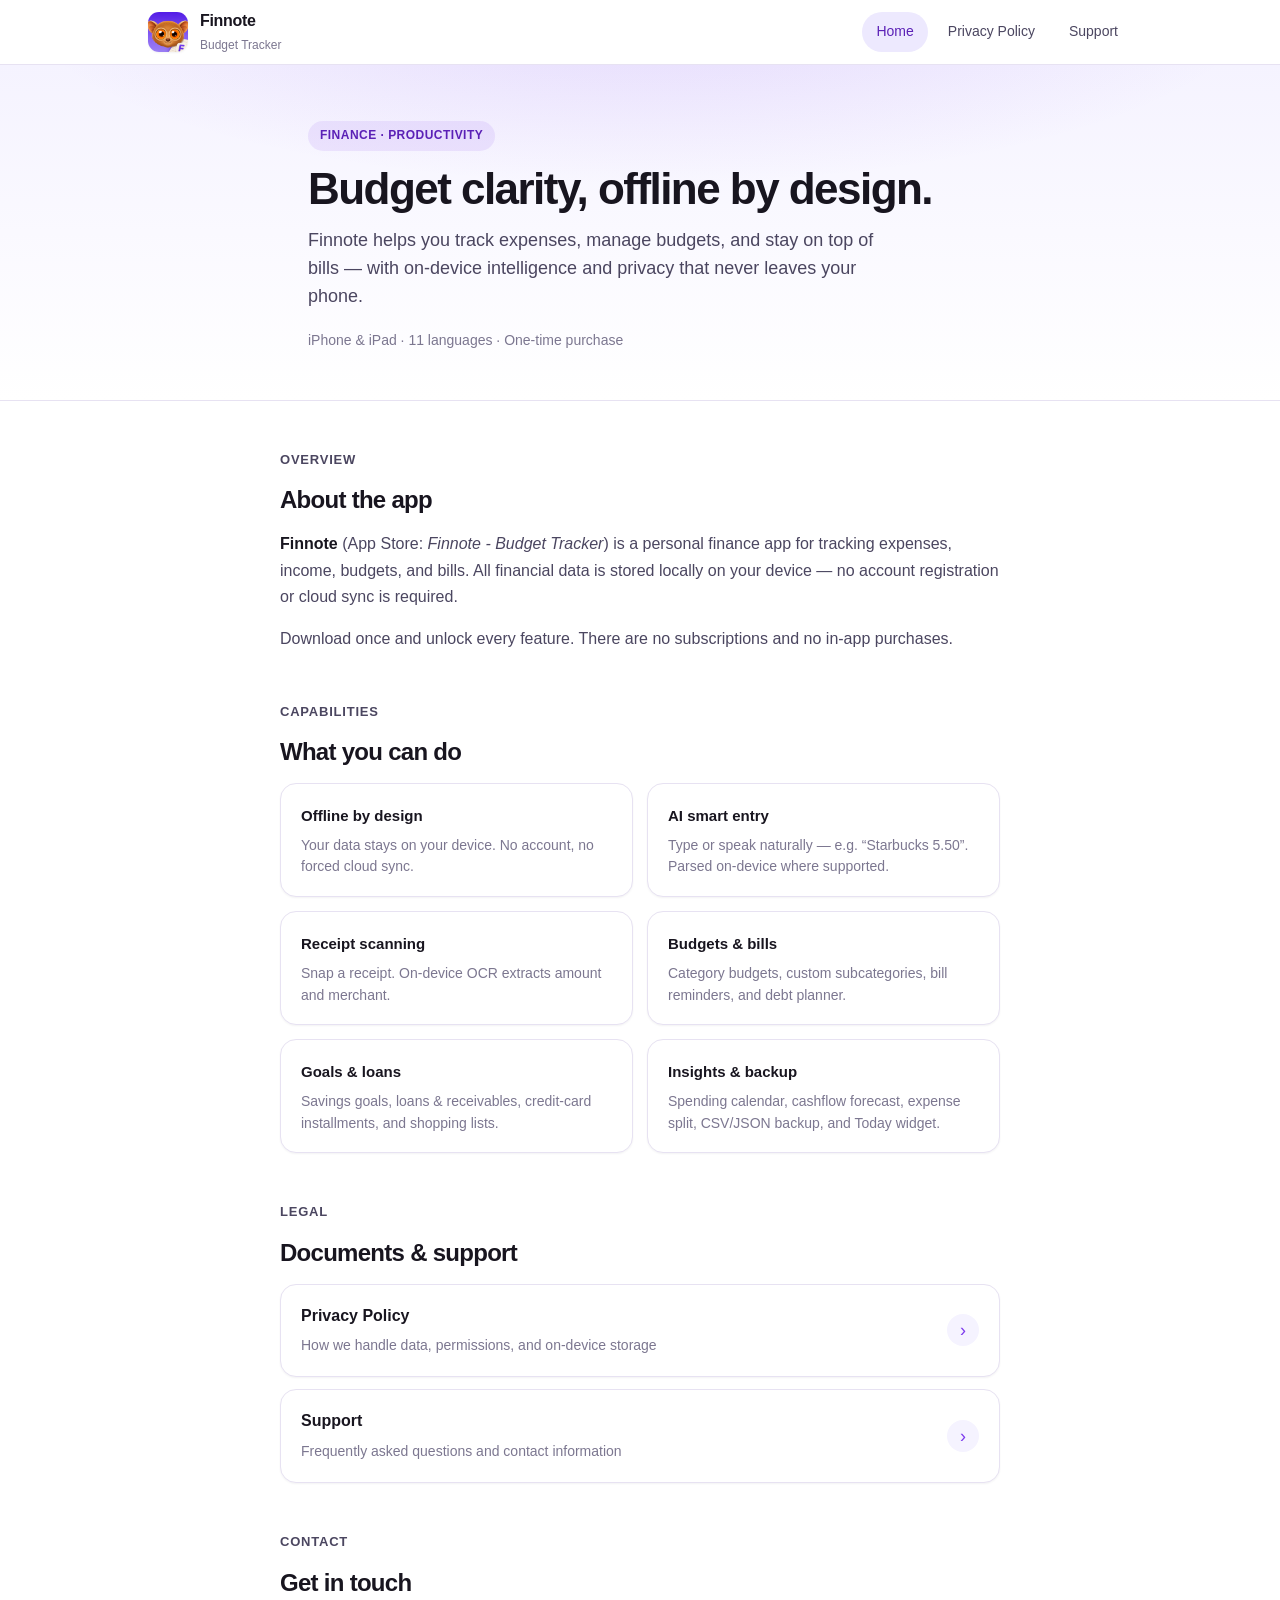
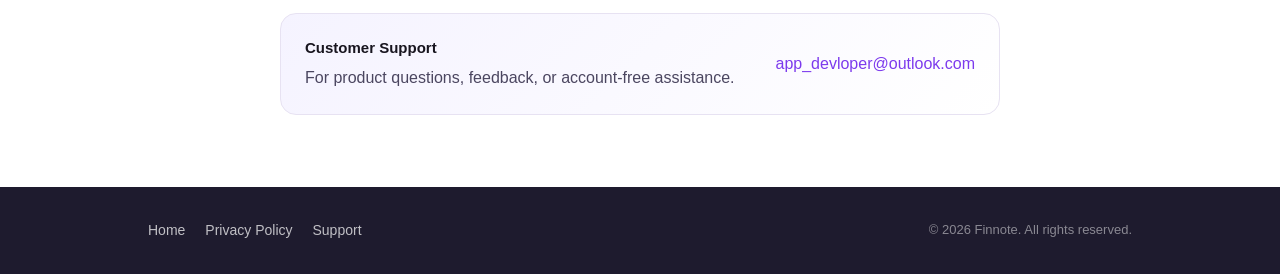
<file: index.html>
<!DOCTYPE html>
<html lang="en">
<head>
  <meta charset="UTF-8">
  <meta name="viewport" content="width=device-width, initial-scale=1.0">
  <title>Finnote — Budget Tracker</title>
  <meta name="description" content="Finnote is an offline-first budget tracker with AI entry, receipt scan, savings goals, and a home-screen widget. One-time purchase — no subscription.">
  <link rel="icon" type="image/png" sizes="32x32" href="assets/favicon-32.png">
  <link rel="icon" type="image/png" sizes="16x16" href="assets/favicon-16.png">
  <link rel="shortcut icon" href="assets/favicon.png">
  <link rel="apple-touch-icon" href="assets/apple-touch-icon.png">
  <meta name="theme-color" content="#7C3AED">
  <link rel="stylesheet" href="assets/style.css">
</head>
<body>
  <div class="page">
    <header class="site-header">
      <div class="header-inner">
        <a class="brand" href="index.html">
          <img class="brand-logo" src="assets/app-icon.png" width="40" height="40" alt="Finnote">
          <span>
            <span class="brand-title">Finnote</span>
            <span class="brand-sub">Budget Tracker</span>
          </span>
        </a>
        <nav class="site-nav">
          <a href="index.html" class="active">Home</a>
          <a href="privacy.html">Privacy Policy</a>
          <a href="support.html">Support</a>
        </nav>
      </div>
    </header>

    <section class="hero">
      <div class="hero-inner">
        <span class="hero-kicker">Finance · Productivity</span>
        <h1>Budget clarity, offline by design.</h1>
        <p class="hero-lead">
          Finnote helps you track expenses, manage budgets, and stay on top of bills —
          with on-device intelligence and privacy that never leaves your phone.
        </p>
        <p class="hero-meta">iPhone &amp; iPad · 11 languages · One-time purchase</p>
      </div>
    </section>

    <main class="main">
      <div class="container main-body">
        <section class="section">
          <p class="section-title">Overview</p>
          <h2>About the app</h2>
          <div class="prose-block">
            <p>
              <strong>Finnote</strong> (App Store: <em>Finnote - Budget Tracker</em>) is a personal finance app
              for tracking expenses, income, budgets, and bills. All financial data is stored locally on
              your device — no account registration or cloud sync is required.
            </p>
          </div>
          <div class="prose-block">
            <p>
              Download once and unlock every feature. There are no subscriptions and no in-app purchases.
            </p>
          </div>
        </section>

        <section class="section">
          <p class="section-title">Capabilities</p>
          <h2>What you can do</h2>
          <div class="feature-grid">
            <article class="feature-card">
              <h3>Offline by design</h3>
              <p>Your data stays on your device. No account, no forced cloud sync.</p>
            </article>
            <article class="feature-card">
              <h3>AI smart entry</h3>
              <p>Type or speak naturally — e.g. “Starbucks 5.50”. Parsed on-device where supported.</p>
            </article>
            <article class="feature-card">
              <h3>Receipt scanning</h3>
              <p>Snap a receipt. On-device OCR extracts amount and merchant.</p>
            </article>
            <article class="feature-card">
              <h3>Budgets &amp; bills</h3>
              <p>Category budgets, custom subcategories, bill reminders, and debt planner.</p>
            </article>
            <article class="feature-card">
              <h3>Goals &amp; loans</h3>
              <p>Savings goals, loans &amp; receivables, credit-card installments, and shopping lists.</p>
            </article>
            <article class="feature-card">
              <h3>Insights &amp; backup</h3>
              <p>Spending calendar, cashflow forecast, expense split, CSV/JSON backup, and Today widget.</p>
            </article>
          </div>
        </section>

        <section class="section">
          <p class="section-title">Legal</p>
          <h2>Documents &amp; support</h2>
          <div class="resource-list">
            <a class="resource-link" href="privacy.html">
              <span class="info">
                <strong>Privacy Policy</strong>
                <span>How we handle data, permissions, and on-device storage</span>
              </span>
              <span class="arrow" aria-hidden="true">›</span>
            </a>
            <a class="resource-link" href="support.html">
              <span class="info">
                <strong>Support</strong>
                <span>Frequently asked questions and contact information</span>
              </span>
              <span class="arrow" aria-hidden="true">›</span>
            </a>
          </div>
        </section>

        <section class="section">
          <p class="section-title">Contact</p>
          <h2>Get in touch</h2>
          <div class="contact-card">
            <p>
              <strong>Customer Support</strong>
              For product questions, feedback, or account-free assistance.
            </p>
            <p><a href="mailto:app_devloper@outlook.com">app_devloper@outlook.com</a></p>
          </div>
        </section>
      </div>
    </main>

    <footer class="site-footer">
      <div class="footer-inner">
        <nav class="footer-nav">
          <a href="index.html">Home</a>
          <a href="privacy.html">Privacy Policy</a>
          <a href="support.html">Support</a>
        </nav>
        <p class="footer-copy">© 2026 Finnote. All rights reserved.</p>
      </div>
    </footer>
  </div>
</body>
</html>
</file>
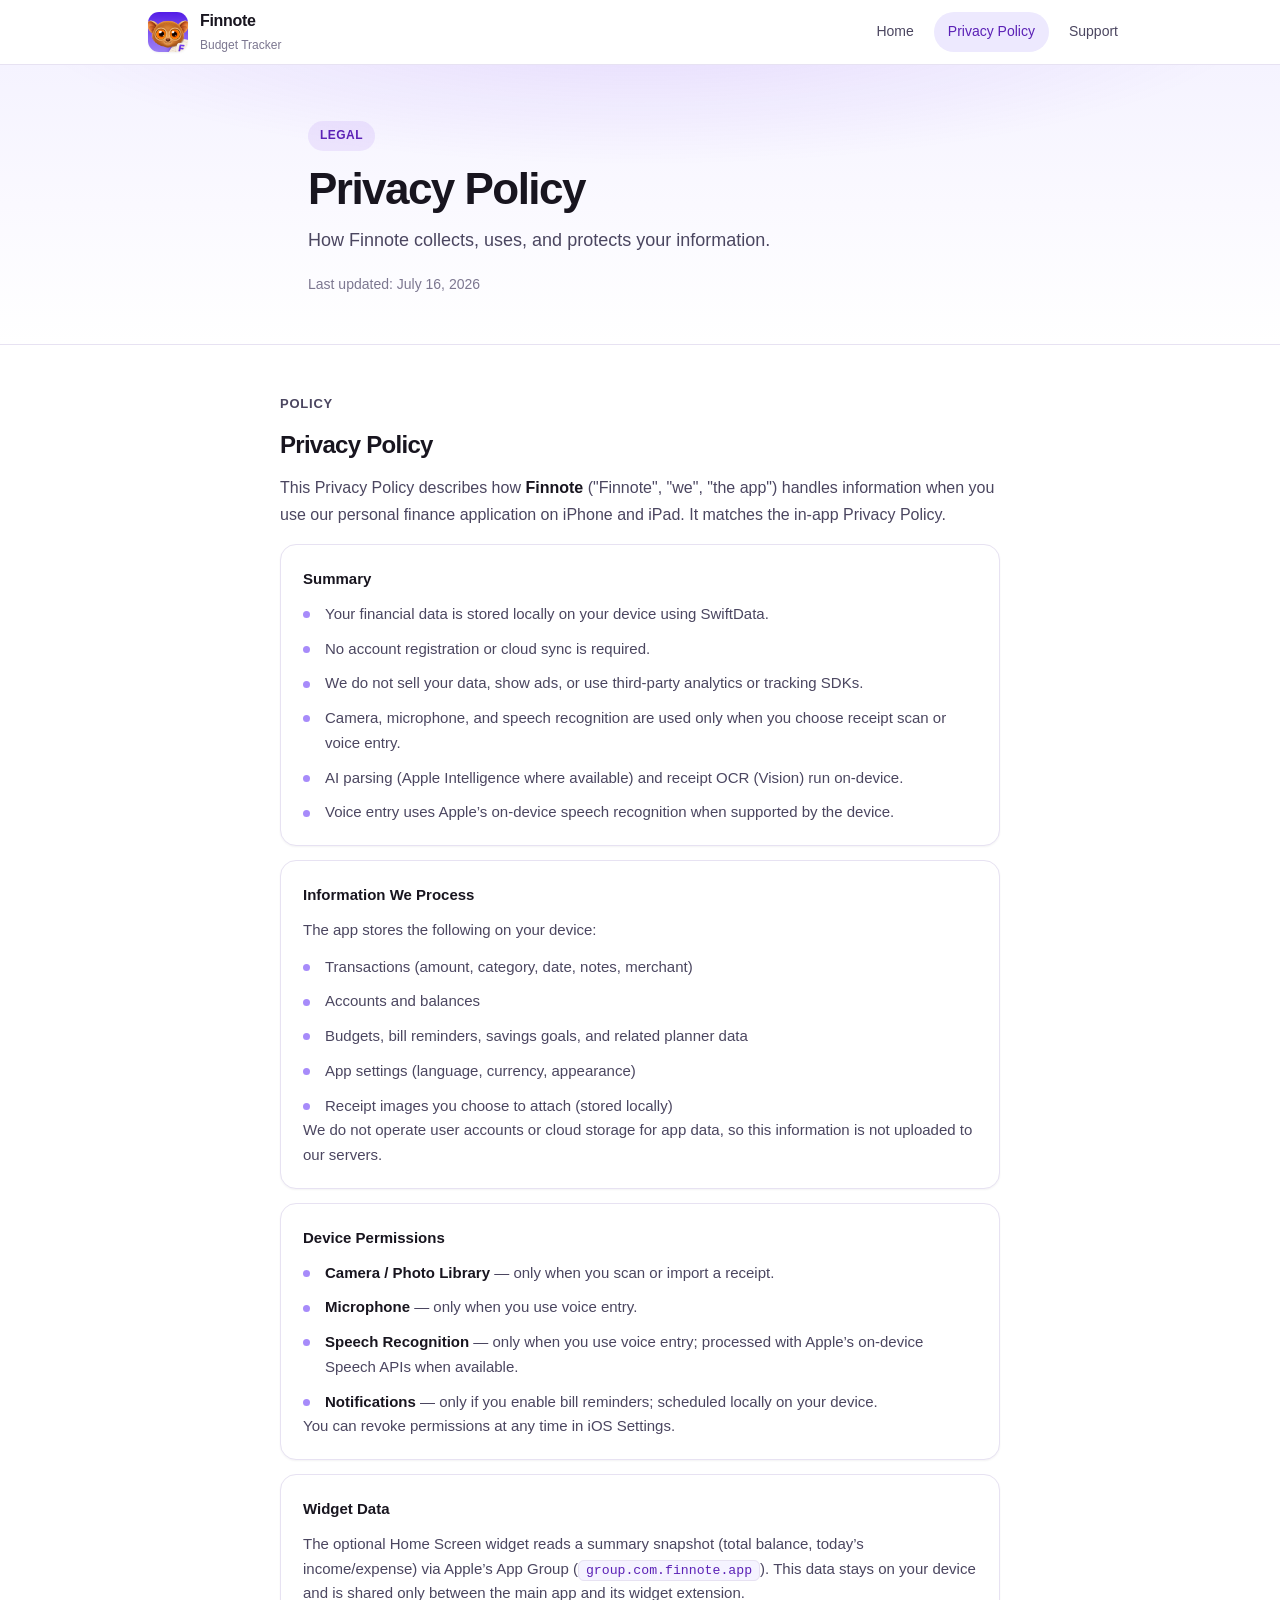
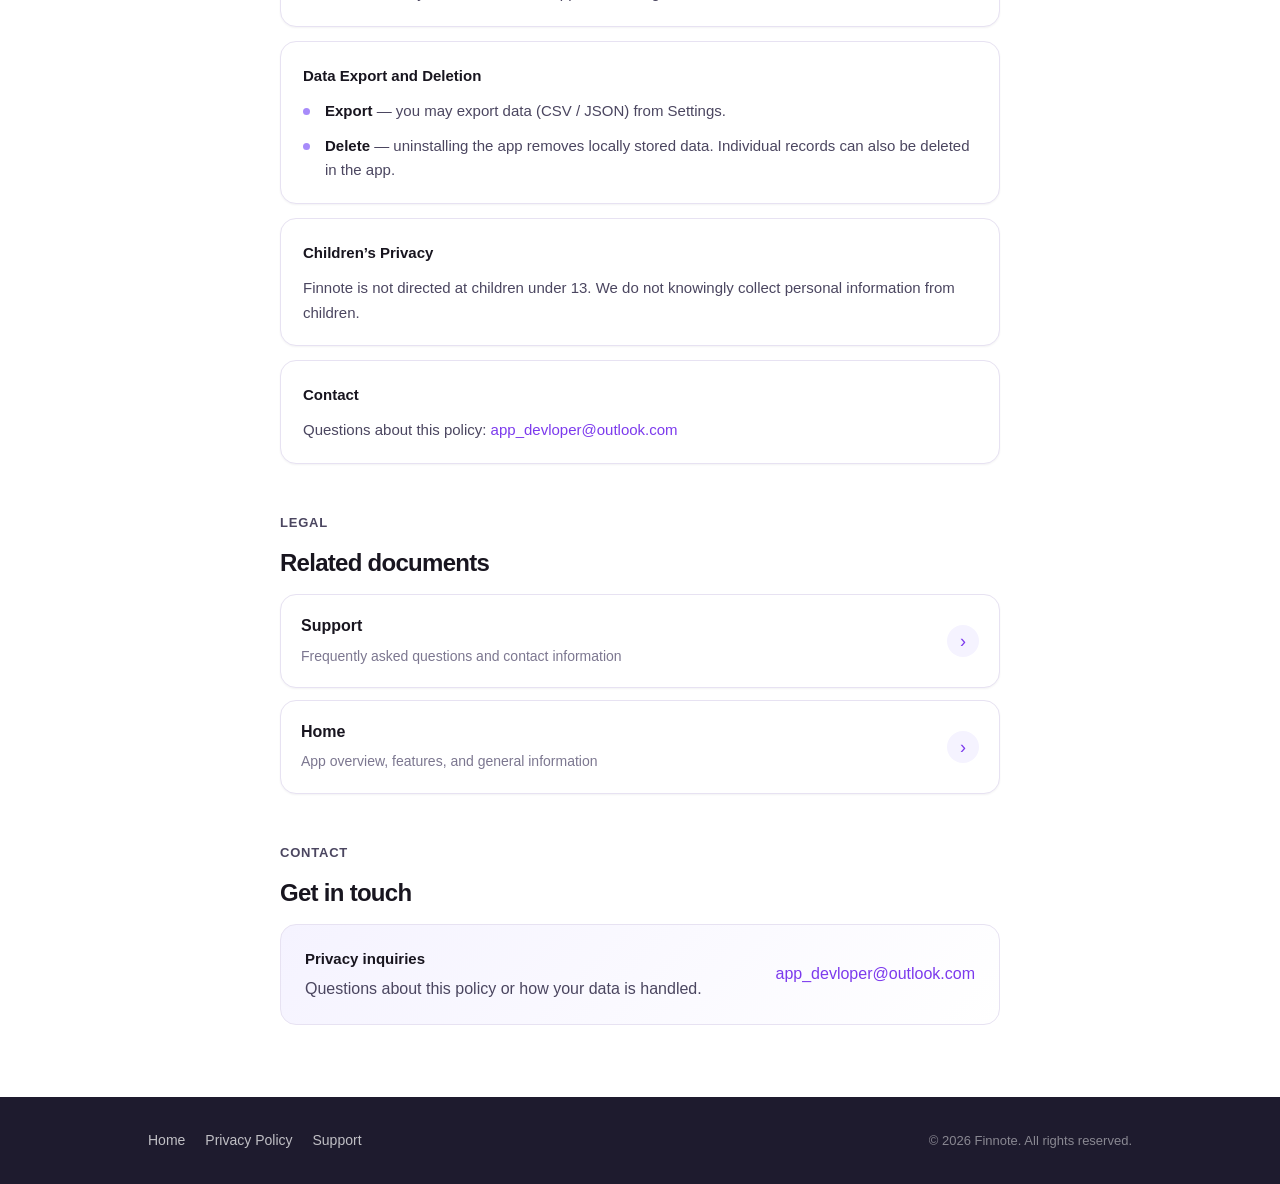
<file: privacy.html>
<!DOCTYPE html>
<html lang="en">
<head>
  <meta charset="UTF-8">
  <meta name="viewport" content="width=device-width, initial-scale=1.0">
  <title>Privacy Policy — Finnote</title>
  <meta name="description" content="Privacy Policy for Finnote - Budget Tracker, an offline-first personal finance app.">
  <link rel="icon" type="image/png" sizes="32x32" href="assets/favicon-32.png">
  <link rel="icon" type="image/png" sizes="16x16" href="assets/favicon-16.png">
  <link rel="shortcut icon" href="assets/favicon.png">
  <link rel="apple-touch-icon" href="assets/apple-touch-icon.png">
  <meta name="theme-color" content="#7C3AED">
  <link rel="stylesheet" href="assets/style.css">
</head>
<body>
  <div class="page">
    <header class="site-header">
      <div class="header-inner">
        <a class="brand" href="index.html">
          <img class="brand-logo" src="assets/app-icon.png" width="40" height="40" alt="Finnote">
          <span>
            <span class="brand-title">Finnote</span>
            <span class="brand-sub">Budget Tracker</span>
          </span>
        </a>
        <nav class="site-nav">
          <a href="index.html">Home</a>
          <a href="privacy.html" class="active">Privacy Policy</a>
          <a href="support.html">Support</a>
        </nav>
      </div>
    </header>

    <section class="hero">
      <div class="hero-inner">
        <span class="hero-kicker">Legal</span>
        <h1>Privacy Policy</h1>
        <p class="hero-lead">How Finnote collects, uses, and protects your information.</p>
        <p class="hero-meta">Last updated: July 16, 2026</p>
      </div>
    </section>

    <main class="main">
      <div class="container main-body">
        <section class="section">
          <p class="section-title">Policy</p>
          <h2>Privacy Policy</h2>
          <div class="prose-block">
            <p>
              This Privacy Policy describes how <strong>Finnote</strong> ("Finnote", "we", "the app")
              handles information when you use our personal finance application on iPhone and iPad.
              It matches the in-app Privacy Policy.
            </p>
          </div>
          <div class="content-stack">
            <article class="content-card">
              <h3>Summary</h3>
              <ul>
                <li>Your financial data is stored locally on your device using SwiftData.</li>
                <li>No account registration or cloud sync is required.</li>
                <li>We do not sell your data, show ads, or use third-party analytics or tracking SDKs.</li>
                <li>Camera, microphone, and speech recognition are used only when you choose receipt scan or voice entry.</li>
                <li>AI parsing (Apple Intelligence where available) and receipt OCR (Vision) run on-device.</li>
                <li>Voice entry uses Apple’s on-device speech recognition when supported by the device.</li>
              </ul>
            </article>
            <article class="content-card">
              <h3>Information We Process</h3>
              <p>The app stores the following on your device:</p>
              <ul>
                <li>Transactions (amount, category, date, notes, merchant)</li>
                <li>Accounts and balances</li>
                <li>Budgets, bill reminders, savings goals, and related planner data</li>
                <li>App settings (language, currency, appearance)</li>
                <li>Receipt images you choose to attach (stored locally)</li>
              </ul>
              <p>We do not operate user accounts or cloud storage for app data, so this information is not uploaded to our servers.</p>
            </article>
            <article class="content-card">
              <h3>Device Permissions</h3>
              <ul>
                <li><strong>Camera / Photo Library</strong> — only when you scan or import a receipt.</li>
                <li><strong>Microphone</strong> — only when you use voice entry.</li>
                <li><strong>Speech Recognition</strong> — only when you use voice entry; processed with Apple’s on-device Speech APIs when available.</li>
                <li><strong>Notifications</strong> — only if you enable bill reminders; scheduled locally on your device.</li>
              </ul>
              <p>You can revoke permissions at any time in iOS Settings.</p>
            </article>
            <article class="content-card">
              <h3>Widget Data</h3>
              <p>
                The optional Home Screen widget reads a summary snapshot (total balance, today’s income/expense)
                via Apple’s App Group (<code>group.com.finnote.app</code>). This data stays on your device and is shared
                only between the main app and its widget extension.
              </p>
            </article>
            <article class="content-card">
              <h3>Data Export and Deletion</h3>
              <ul>
                <li><strong>Export</strong> — you may export data (CSV / JSON) from Settings.</li>
                <li><strong>Delete</strong> — uninstalling the app removes locally stored data. Individual records can also be deleted in the app.</li>
              </ul>
            </article>
            <article class="content-card">
              <h3>Children’s Privacy</h3>
              <p>Finnote is not directed at children under 13. We do not knowingly collect personal information from children.</p>
            </article>
            <article class="content-card">
              <h3>Contact</h3>
              <p>Questions about this policy: <a href="mailto:app_devloper@outlook.com">app_devloper@outlook.com</a></p>
            </article>
          </div>
        </section>

        <section class="section">
          <p class="section-title">Legal</p>
          <h2>Related documents</h2>
          <div class="resource-list">
            <a class="resource-link" href="support.html">
              <span class="info">
                <strong>Support</strong>
                <span>Frequently asked questions and contact information</span>
              </span>
              <span class="arrow" aria-hidden="true">›</span>
            </a>
            <a class="resource-link" href="index.html">
              <span class="info">
                <strong>Home</strong>
                <span>App overview, features, and general information</span>
              </span>
              <span class="arrow" aria-hidden="true">›</span>
            </a>
          </div>
        </section>

        <section class="section">
          <p class="section-title">Contact</p>
          <h2>Get in touch</h2>
          <div class="contact-card">
            <p>
              <strong>Privacy inquiries</strong>
              Questions about this policy or how your data is handled.
            </p>
            <p><a href="mailto:app_devloper@outlook.com">app_devloper@outlook.com</a></p>
          </div>
        </section>
      </div>
    </main>

    <footer class="site-footer">
      <div class="footer-inner">
        <nav class="footer-nav">
          <a href="index.html">Home</a>
          <a href="privacy.html">Privacy Policy</a>
          <a href="support.html">Support</a>
        </nav>
        <p class="footer-copy">© 2026 Finnote. All rights reserved.</p>
      </div>
    </footer>
  </div>
</body>
</html>
</file>
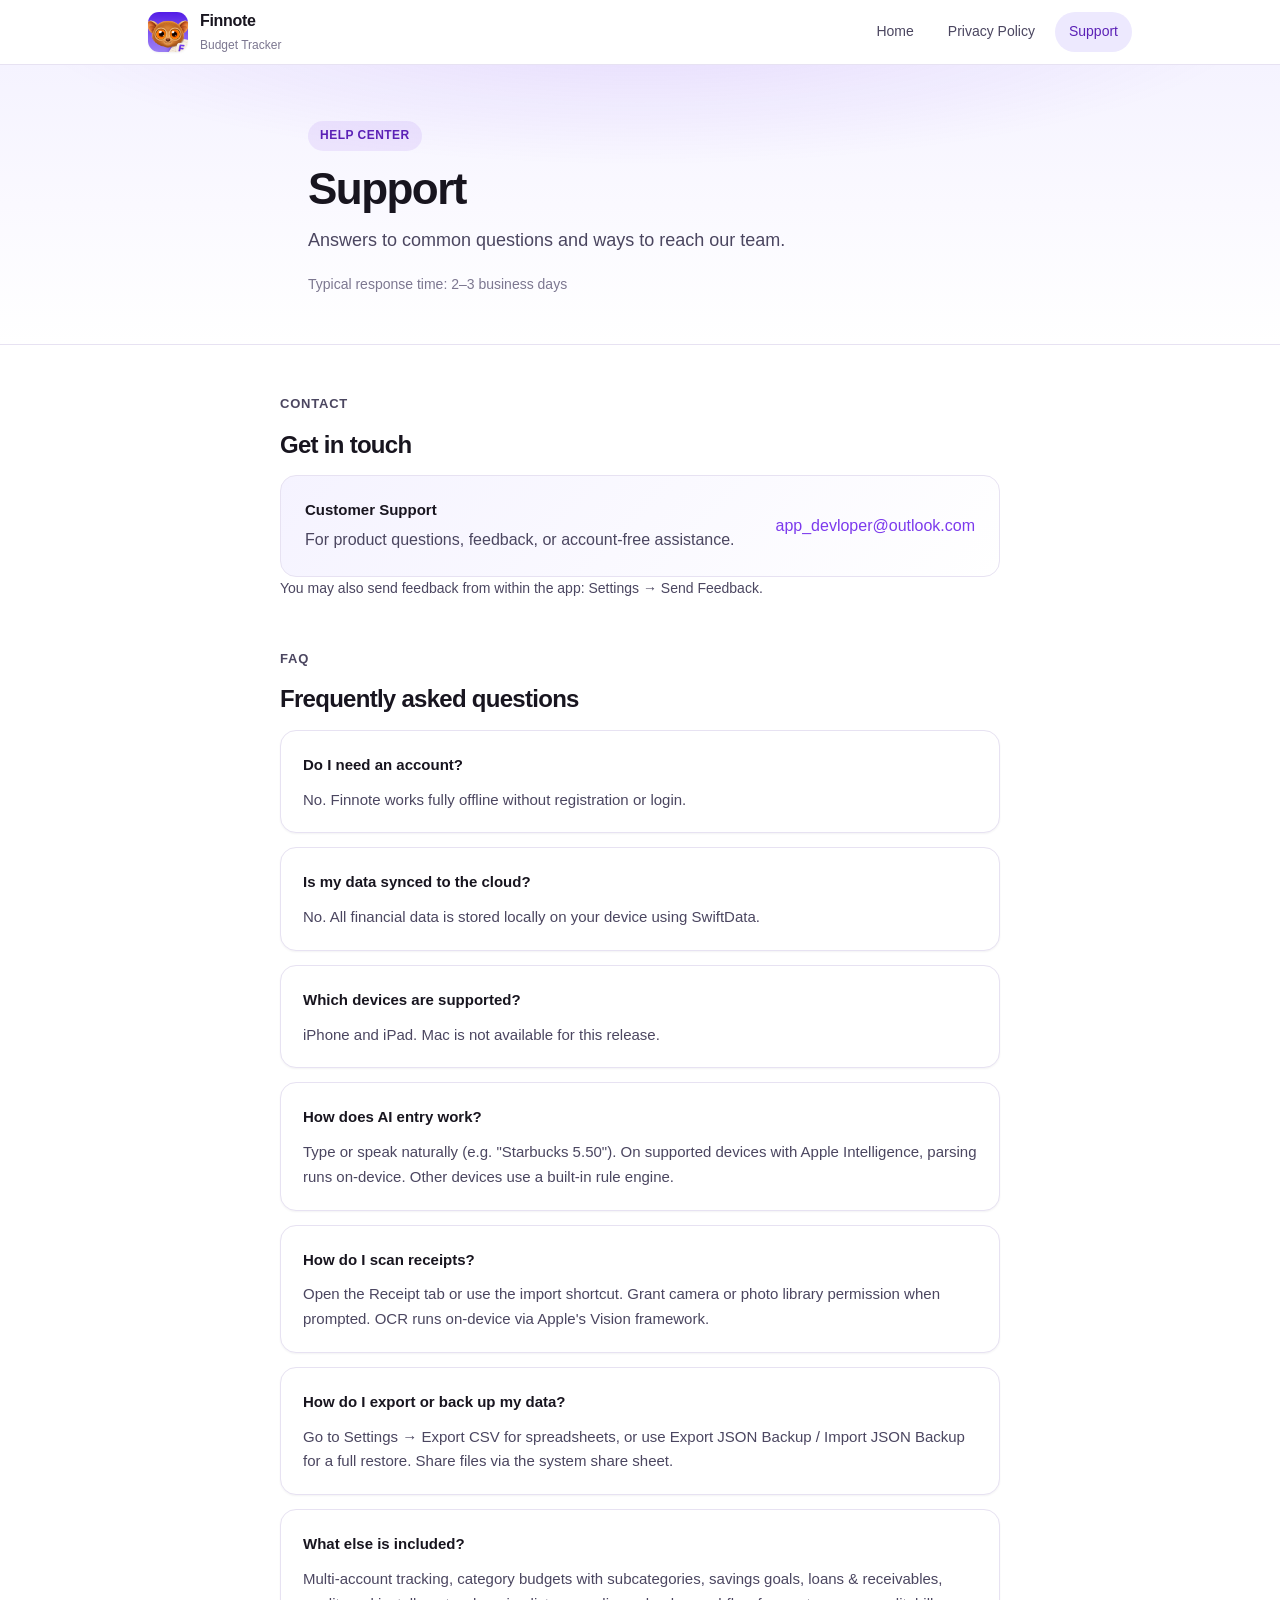
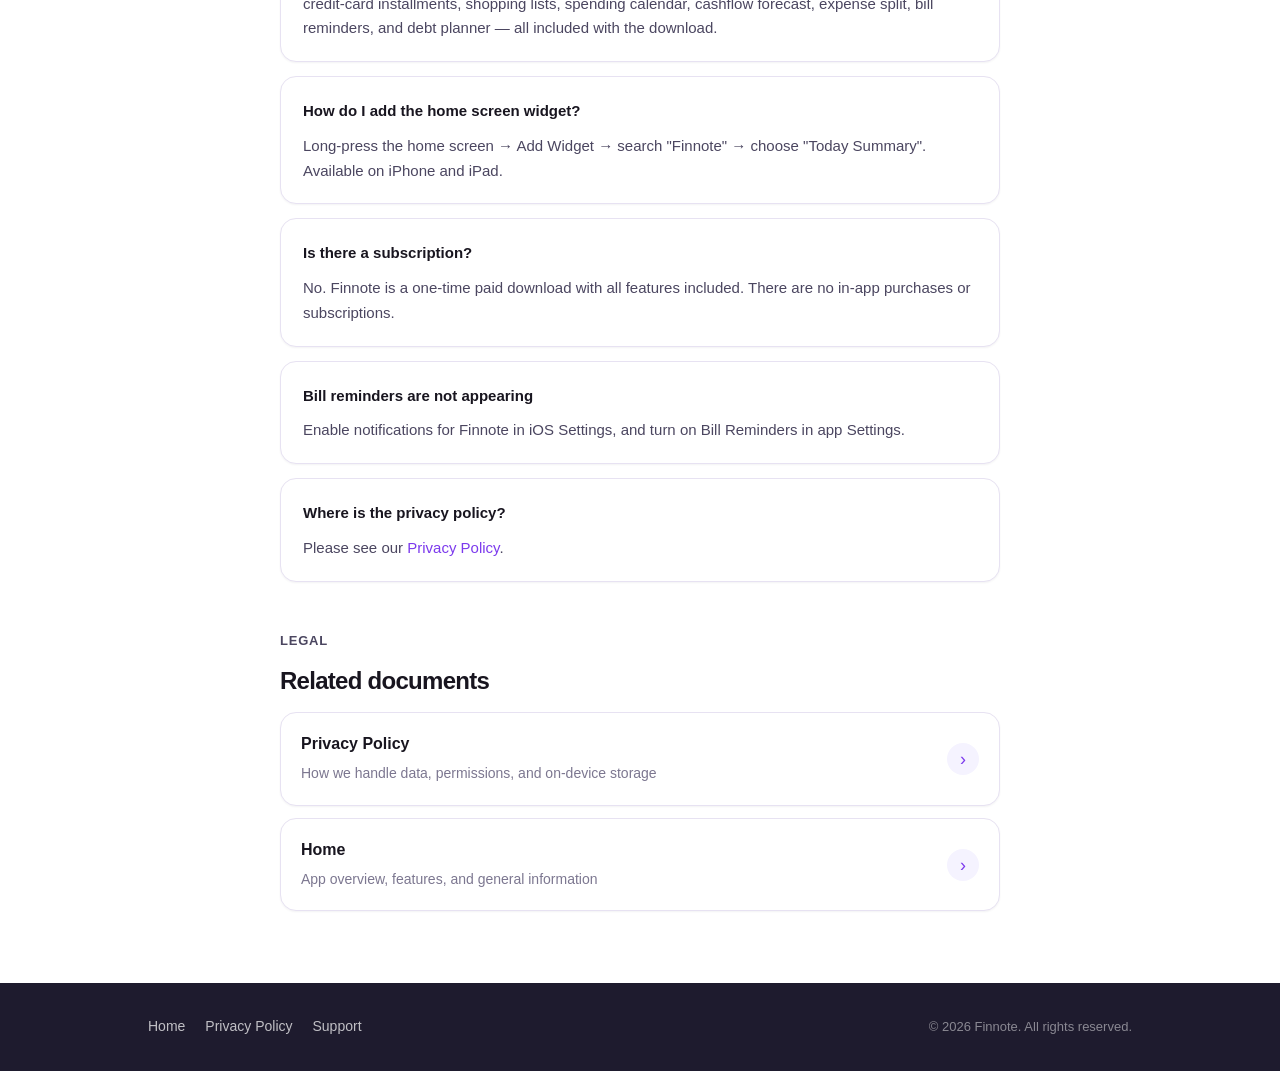
<file: support.html>
<!DOCTYPE html>
<html lang="en">
<head>
  <meta charset="UTF-8">
  <meta name="viewport" content="width=device-width, initial-scale=1.0">
  <title>Support — Finnote</title>
  <meta name="description" content="Support and FAQ for Finnote - Budget Tracker.">
  <link rel="icon" type="image/png" sizes="32x32" href="assets/favicon-32.png">
  <link rel="icon" type="image/png" sizes="16x16" href="assets/favicon-16.png">
  <link rel="shortcut icon" href="assets/favicon.png">
  <link rel="apple-touch-icon" href="assets/apple-touch-icon.png">
  <meta name="theme-color" content="#7C3AED">
  <link rel="stylesheet" href="assets/style.css">
</head>
<body>
  <div class="page">
    <header class="site-header">
      <div class="header-inner">
        <a class="brand" href="index.html">
          <img class="brand-logo" src="assets/app-icon.png" width="40" height="40" alt="Finnote">
          <span>
            <span class="brand-title">Finnote</span>
            <span class="brand-sub">Budget Tracker</span>
          </span>
        </a>
        <nav class="site-nav">
          <a href="index.html">Home</a>
          <a href="privacy.html">Privacy Policy</a>
          <a href="support.html" class="active">Support</a>
        </nav>
      </div>
    </header>

    <section class="hero">
      <div class="hero-inner">
        <span class="hero-kicker">Help Center</span>
        <h1>Support</h1>
        <p class="hero-lead">Answers to common questions and ways to reach our team.</p>
        <p class="hero-meta">Typical response time: 2–3 business days</p>
      </div>
    </section>

    <main class="main">
      <div class="container main-body">
        <section class="section">
          <p class="section-title">Contact</p>
          <h2>Get in touch</h2>
          <div class="contact-card">
            <p>
              <strong>Customer Support</strong>
              For product questions, feedback, or account-free assistance.
            </p>
            <p><a href="mailto:app_devloper@outlook.com">app_devloper@outlook.com</a></p>
          </div>
          <p class="note">You may also send feedback from within the app: Settings → Send Feedback.</p>
        </section>

        <section class="section">
          <p class="section-title">FAQ</p>
          <h2>Frequently asked questions</h2>
          <div class="content-stack">
            <article class="content-card">
              <h3>Do I need an account?</h3>
              <p>No. Finnote works fully offline without registration or login.</p>
            </article>
            <article class="content-card">
              <h3>Is my data synced to the cloud?</h3>
              <p>No. All financial data is stored locally on your device using SwiftData.</p>
            </article>
            <article class="content-card">
              <h3>Which devices are supported?</h3>
              <p>iPhone and iPad. Mac is not available for this release.</p>
            </article>
            <article class="content-card">
              <h3>How does AI entry work?</h3>
              <p>
                Type or speak naturally (e.g. "Starbucks 5.50"). On supported devices with Apple Intelligence,
                parsing runs on-device. Other devices use a built-in rule engine.
              </p>
            </article>
            <article class="content-card">
              <h3>How do I scan receipts?</h3>
              <p>
                Open the Receipt tab or use the import shortcut. Grant camera or photo library permission when prompted.
                OCR runs on-device via Apple's Vision framework.
              </p>
            </article>
            <article class="content-card">
              <h3>How do I export or back up my data?</h3>
              <p>
                Go to Settings → Export CSV for spreadsheets, or use Export JSON Backup / Import JSON Backup
                for a full restore. Share files via the system share sheet.
              </p>
            </article>
            <article class="content-card">
              <h3>What else is included?</h3>
              <p>
                Multi-account tracking, category budgets with subcategories, savings goals, loans &amp; receivables,
                credit-card installments, shopping lists, spending calendar, cashflow forecast, expense split,
                bill reminders, and debt planner — all included with the download.
              </p>
            </article>
            <article class="content-card">
              <h3>How do I add the home screen widget?</h3>
              <p>
                Long-press the home screen → Add Widget → search "Finnote" → choose "Today Summary".
                Available on iPhone and iPad.
              </p>
            </article>
            <article class="content-card">
              <h3>Is there a subscription?</h3>
              <p>
                No. Finnote is a one-time paid download with all features included.
                There are no in-app purchases or subscriptions.
              </p>
            </article>
            <article class="content-card">
              <h3>Bill reminders are not appearing</h3>
              <p>
                Enable notifications for Finnote in iOS Settings, and turn on Bill Reminders in app Settings.
              </p>
            </article>
            <article class="content-card">
              <h3>Where is the privacy policy?</h3>
              <p>Please see our <a href="privacy.html">Privacy Policy</a>.</p>
            </article>
          </div>
        </section>

        <section class="section">
          <p class="section-title">Legal</p>
          <h2>Related documents</h2>
          <div class="resource-list">
            <a class="resource-link" href="privacy.html">
              <span class="info">
                <strong>Privacy Policy</strong>
                <span>How we handle data, permissions, and on-device storage</span>
              </span>
              <span class="arrow" aria-hidden="true">›</span>
            </a>
            <a class="resource-link" href="index.html">
              <span class="info">
                <strong>Home</strong>
                <span>App overview, features, and general information</span>
              </span>
              <span class="arrow" aria-hidden="true">›</span>
            </a>
          </div>
        </section>
      </div>
    </main>

    <footer class="site-footer">
      <div class="footer-inner">
        <nav class="footer-nav">
          <a href="index.html">Home</a>
          <a href="privacy.html">Privacy Policy</a>
          <a href="support.html">Support</a>
        </nav>
        <p class="footer-copy">© 2026 Finnote. All rights reserved.</p>
      </div>
    </footer>
  </div>
</body>
</html>
</file>
<file: assets/style.css>
:root {
  --brand: #7c3aed;
  --brand-dark: #5b21b6;
  --brand-light: #a78bfa;
  --brand-soft: #f5f3ff;
  --brand-muted: #ede9fe;
  --accent: #f59e0b;
  --ink: #18151f;
  --ink-secondary: #4b4660;
  --ink-muted: #7c7790;
  --line: #e7e2f2;
  --surface: #ffffff;
  --shadow-sm: 0 1px 2px rgba(24, 21, 31, 0.05);
  --shadow-md: 0 8px 30px rgba(91, 33, 182, 0.08);
  --radius: 16px;
  --radius-sm: 10px;
  --content: 720px;
  --wide: 1040px;
}

*,
*::before,
*::after {
  box-sizing: border-box;
}

html {
  scroll-behavior: smooth;
}

body {
  margin: 0;
  font-family: -apple-system, BlinkMacSystemFont, "SF Pro Text", "Segoe UI", Roboto, Helvetica, Arial, sans-serif;
  font-size: 16px;
  line-height: 1.65;
  color: var(--ink);
  background: var(--surface);
  -webkit-font-smoothing: antialiased;
  text-rendering: optimizeLegibility;
}

a {
  color: var(--brand);
  text-decoration: none;
  transition: color 0.15s ease;
}

a:hover {
  color: var(--brand-dark);
}

img,
svg {
  display: block;
}

.page {
  min-height: 100vh;
  display: flex;
  flex-direction: column;
}

/* Header */

.site-header {
  position: sticky;
  top: 0;
  z-index: 100;
  background: rgba(255, 255, 255, 0.92);
  backdrop-filter: blur(12px);
  -webkit-backdrop-filter: blur(12px);
  border-bottom: 1px solid var(--line);
}

.header-inner {
  max-width: var(--wide);
  margin: 0 auto;
  padding: 0 28px;
  height: 64px;
  display: flex;
  align-items: center;
  justify-content: space-between;
  gap: 24px;
}

.brand {
  display: flex;
  align-items: center;
  gap: 12px;
  color: var(--ink);
  text-decoration: none;
}

.brand:hover {
  color: var(--ink);
  text-decoration: none;
}

.brand-logo {
  width: 40px;
  height: 40px;
  border-radius: 11px;
  box-shadow: var(--shadow-sm);
  object-fit: cover;
  flex-shrink: 0;
}

.brand-title {
  font-size: 16px;
  font-weight: 650;
  letter-spacing: -0.02em;
  line-height: 1.2;
}

.brand-sub {
  display: block;
  font-size: 12px;
  font-weight: 500;
  color: var(--ink-muted);
  margin-top: 1px;
}

.site-nav {
  display: flex;
  align-items: center;
  gap: 6px;
}

.site-nav a {
  font-size: 14px;
  font-weight: 500;
  color: var(--ink-secondary);
  padding: 8px 14px;
  border-radius: 999px;
  text-decoration: none;
  transition: background 0.15s ease, color 0.15s ease;
}

.site-nav a:hover {
  color: var(--ink);
  background: var(--brand-soft);
  text-decoration: none;
}

.site-nav a.active {
  color: var(--brand-dark);
  background: var(--brand-muted);
}

/* Hero */

.hero {
  background:
    radial-gradient(ellipse 70% 80% at 50% -20%, rgba(124, 58, 237, 0.14), transparent 70%),
    linear-gradient(180deg, var(--brand-soft) 0%, #fff 100%);
  border-bottom: 1px solid var(--line);
}

.hero-inner {
  max-width: var(--content);
  margin: 0 auto;
  padding: 56px 28px 48px;
}

.hero-kicker {
  display: inline-block;
  margin-bottom: 14px;
  padding: 5px 12px;
  border-radius: 999px;
  background: rgba(124, 58, 237, 0.1);
  color: var(--brand-dark);
  font-size: 12px;
  font-weight: 600;
  letter-spacing: 0.04em;
  text-transform: uppercase;
}

.hero h1 {
  margin: 0 0 14px;
  font-size: clamp(2rem, 4.5vw, 2.75rem);
  font-weight: 700;
  letter-spacing: -0.035em;
  line-height: 1.1;
  color: var(--ink);
}

.hero-lead {
  margin: 0;
  max-width: 36rem;
  font-size: 18px;
  line-height: 1.55;
  color: var(--ink-secondary);
}

.hero-meta {
  margin: 18px 0 0;
  font-size: 14px;
  color: var(--ink-muted);
}

/* Main layout */

.main {
  flex: 1;
}

.container {
  max-width: var(--content);
  margin: 0 auto;
  padding: 0 28px;
}

.main-body {
  padding: 48px 0 72px;
}

.section {
  margin-bottom: 48px;
}

.section:last-child {
  margin-bottom: 0;
}

.section-title {
  margin: 0 0 18px;
  font-size: 13px;
  font-weight: 700;
  letter-spacing: 0.06em;
  text-transform: uppercase;
  color: var(--brand-dark);
}

.section h2 {
  margin: 0 0 16px;
  font-size: 24px;
  font-weight: 650;
  letter-spacing: -0.03em;
  line-height: 1.2;
  color: var(--ink);
}

.section h3 {
  margin: 0 0 8px;
  font-size: 16px;
  font-weight: 600;
  color: var(--ink);
}

.section p {
  margin: 0 0 16px;
  color: var(--ink-secondary);
}

.section ul {
  margin: 0;
  padding: 0;
  list-style: none;
}

.section li {
  position: relative;
  padding-left: 22px;
  margin-bottom: 12px;
  color: var(--ink-secondary);
}

.section li::before {
  content: "";
  position: absolute;
  left: 0;
  top: 0.62em;
  width: 7px;
  height: 7px;
  border-radius: 50%;
  background: var(--brand-light);
}

.section li:last-child {
  margin-bottom: 0;
}

.section strong {
  color: var(--ink);
  font-weight: 600;
}

.section code {
  font-family: "SF Mono", ui-monospace, Menlo, Monaco, Consolas, monospace;
  font-size: 0.88em;
  padding: 2px 7px;
  border-radius: 6px;
  background: var(--brand-soft);
  border: 1px solid var(--line);
  color: var(--brand-dark);
}

.prose-block + .prose-block {
  margin-top: 16px;
}

/* Feature grid */

.feature-grid {
  display: grid;
  grid-template-columns: repeat(2, minmax(0, 1fr));
  gap: 14px;
}

.feature-card {
  padding: 20px 20px 18px;
  border: 1px solid var(--line);
  border-radius: var(--radius);
  background: var(--surface);
  box-shadow: var(--shadow-sm);
}

.feature-card h3 {
  margin: 0 0 6px;
  font-size: 15px;
  font-weight: 600;
}

.feature-card p {
  margin: 0;
  font-size: 14px;
  line-height: 1.55;
  color: var(--ink-muted);
}

/* Content cards — same visual language as feature cards */

.content-stack {
  display: grid;
  gap: 14px;
}

.content-card {
  padding: 22px 22px 20px;
  border: 1px solid var(--line);
  border-radius: var(--radius);
  background: var(--surface);
  box-shadow: var(--shadow-sm);
}

.content-card h3 {
  margin: 0 0 10px;
  font-size: 15px;
  font-weight: 600;
  color: var(--ink);
}

.content-card p {
  margin: 0 0 12px;
  font-size: 15px;
  color: var(--ink-secondary);
}

.content-card p:last-child {
  margin-bottom: 0;
}

.content-card ul {
  margin: 0;
  padding: 0;
  list-style: none;
}

.content-card li {
  position: relative;
  padding-left: 22px;
  margin-bottom: 10px;
  font-size: 15px;
  color: var(--ink-secondary);
}

.content-card li::before {
  content: "";
  position: absolute;
  left: 0;
  top: 0.62em;
  width: 7px;
  height: 7px;
  border-radius: 50%;
  background: var(--brand-light);
}

.content-card li:last-child {
  margin-bottom: 0;
}

.content-card strong {
  color: var(--ink);
  font-weight: 600;
}

.content-card code {
  font-family: "SF Mono", ui-monospace, Menlo, Monaco, Consolas, monospace;
  font-size: 0.88em;
  padding: 2px 7px;
  border-radius: 6px;
  background: var(--brand-soft);
  border: 1px solid var(--line);
  color: var(--brand-dark);
}

/* Resource links */

.resource-list {
  display: grid;
  gap: 12px;
}

.resource-link {
  display: flex;
  align-items: center;
  justify-content: space-between;
  gap: 16px;
  padding: 18px 20px;
  border: 1px solid var(--line);
  border-radius: var(--radius);
  background: var(--surface);
  box-shadow: var(--shadow-sm);
  color: var(--ink);
  text-decoration: none;
  transition: border-color 0.15s ease, box-shadow 0.15s ease, transform 0.15s ease;
}

.resource-link:hover {
  border-color: var(--brand-light);
  box-shadow: var(--shadow-md);
  transform: translateY(-1px);
  text-decoration: none;
  color: var(--ink);
}

.resource-link .info strong {
  display: block;
  font-size: 16px;
  font-weight: 600;
  margin-bottom: 3px;
}

.resource-link .info span {
  font-size: 14px;
  color: var(--ink-muted);
}

.resource-link .arrow {
  flex-shrink: 0;
  width: 32px;
  height: 32px;
  border-radius: 50%;
  background: var(--brand-soft);
  color: var(--brand);
  display: grid;
  place-items: center;
  font-size: 18px;
  line-height: 1;
}

/* Contact card */

.contact-card {
  display: flex;
  align-items: center;
  justify-content: space-between;
  gap: 20px;
  padding: 22px 24px;
  border-radius: var(--radius);
  background: linear-gradient(135deg, var(--brand-soft) 0%, #fff 100%);
  border: 1px solid var(--line);
}

.contact-card p {
  margin: 0;
  color: var(--ink-secondary);
}

.contact-card strong {
  display: block;
  margin-bottom: 4px;
  font-size: 15px;
  color: var(--ink);
}

.note {
  margin-top: 14px;
  font-size: 14px;
  color: var(--ink-muted);
}

/* Footer */

.site-footer {
  margin-top: auto;
  background: #1e1b2e;
  color: rgba(255, 255, 255, 0.72);
}

.footer-inner {
  max-width: var(--wide);
  margin: 0 auto;
  padding: 32px 28px;
  display: flex;
  align-items: center;
  justify-content: space-between;
  gap: 20px;
  flex-wrap: wrap;
}

.footer-nav {
  display: flex;
  gap: 20px;
  flex-wrap: wrap;
}

.footer-nav a {
  color: rgba(255, 255, 255, 0.72);
  font-size: 14px;
  text-decoration: none;
}

.footer-nav a:hover {
  color: #fff;
  text-decoration: none;
}

.footer-copy {
  margin: 0;
  font-size: 13px;
  color: rgba(255, 255, 255, 0.48);
}

/* Responsive */

@media (max-width: 720px) {
  .header-inner {
    height: auto;
    padding: 14px 20px;
    flex-direction: column;
    align-items: stretch;
  }

  .site-nav {
    justify-content: center;
    flex-wrap: wrap;
  }

  .hero-inner,
  .container {
    padding-left: 20px;
    padding-right: 20px;
  }

  .hero-inner {
    padding-top: 40px;
    padding-bottom: 36px;
  }

  .main-body {
    padding: 36px 0 56px;
  }

  .feature-grid {
    grid-template-columns: 1fr;
  }

  .contact-card {
    flex-direction: column;
    align-items: flex-start;
  }

  .resource-link {
    align-items: flex-start;
  }

  .footer-inner {
    flex-direction: column;
    align-items: center;
    text-align: center;
  }
}
</file>
